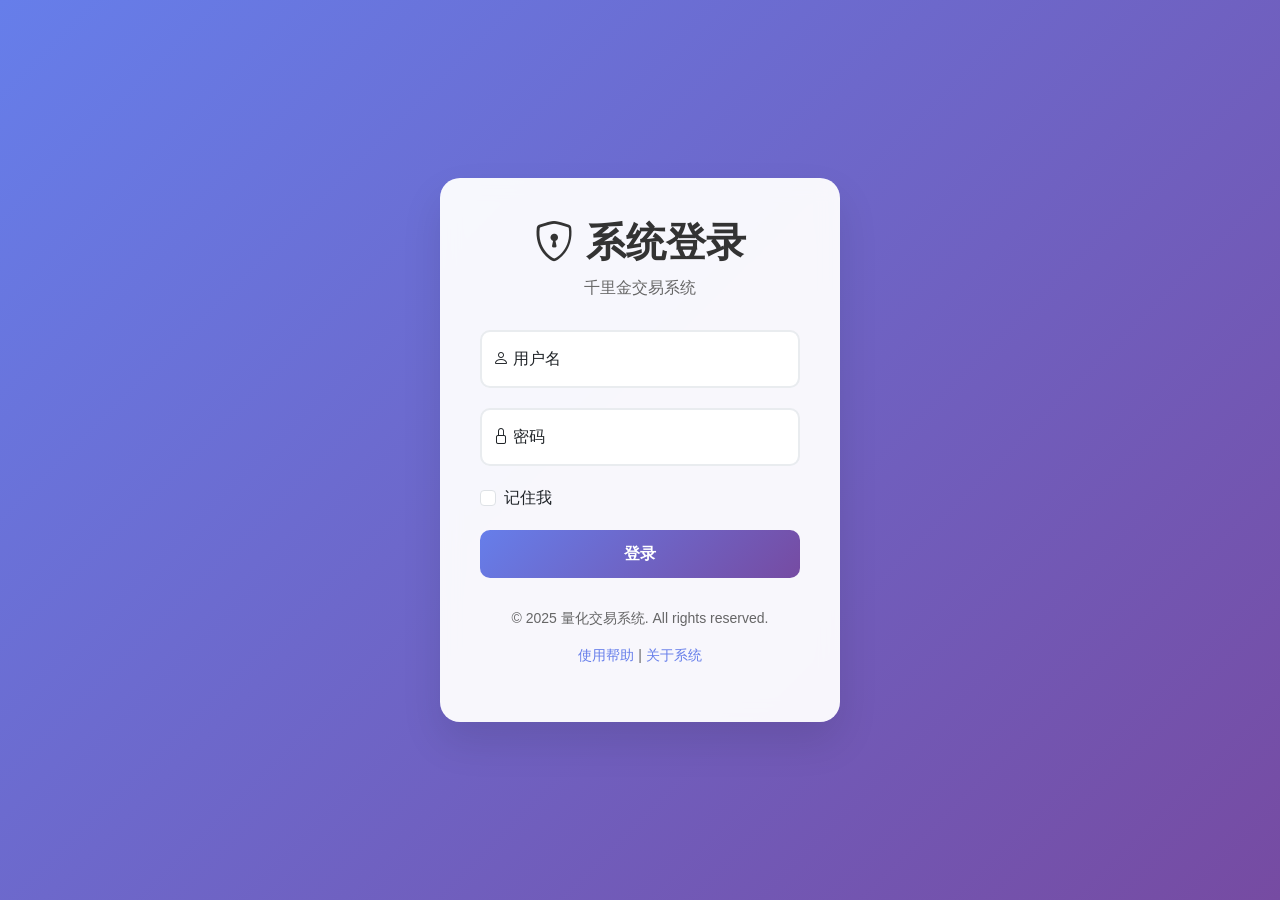
<file: frontend/login.html>
<!DOCTYPE html>
<html lang="zh-CN">
<head>
    <meta charset="UTF-8">
    <meta name="viewport" content="width=device-width, initial-scale=1.0">
    <title>登录 - 量化交易系统</title>
    <link href="https://cdn.jsdelivr.net/npm/bootstrap@5.1.3/dist/css/bootstrap.min.css" rel="stylesheet">
    <link href="https://cdn.jsdelivr.net/npm/bootstrap-icons@1.7.2/font/bootstrap-icons.css" rel="stylesheet">
    <script src="config.js"></script>
    <script src="crypto-utils.js"></script>
    <style>
        body {
            background: linear-gradient(135deg, #667eea 0%, #764ba2 100%);
            min-height: 100vh;
            display: flex;
            align-items: center;
            justify-content: center;
            font-family: 'Segoe UI', Tahoma, Geneva, Verdana, sans-serif;
        }
        
        .login-container {
            background: rgba(255, 255, 255, 0.95);
            border-radius: 20px;
            box-shadow: 0 20px 40px rgba(0, 0, 0, 0.1);
            padding: 40px;
            width: 100%;
            max-width: 400px;
            backdrop-filter: blur(10px);
        }
        
        .login-header {
            text-align: center;
            margin-bottom: 30px;
        }
        
        .login-header h1 {
            color: #333;
            font-weight: 700;
            margin-bottom: 10px;
        }
        
        .login-header p {
            color: #666;
            margin: 0;
        }
        
        .form-floating {
            margin-bottom: 20px;
        }
        
        .form-control {
            border: 2px solid #e9ecef;
            border-radius: 10px;
            padding: 12px 16px;
            font-size: 16px;
            transition: all 0.3s ease;
        }
        
        .form-control:focus {
            border-color: #667eea;
            box-shadow: 0 0 0 0.2rem rgba(102, 126, 234, 0.25);
        }
        
        .btn-login {
            background: linear-gradient(135deg, #667eea 0%, #764ba2 100%);
            border: none;
            border-radius: 10px;
            padding: 12px;
            font-size: 16px;
            font-weight: 600;
            color: white;
            width: 100%;
            transition: all 0.3s ease;
        }
        
        .btn-login:hover {
            transform: translateY(-2px);
            box-shadow: 0 10px 20px rgba(102, 126, 234, 0.3);
        }
        
        .btn-login:disabled {
            opacity: 0.6;
            transform: none;
        }
        
        .form-check {
            margin: 20px 0;
        }
        
        .form-check-input:checked {
            background-color: #667eea;
            border-color: #667eea;
        }
        
        .alert {
            border-radius: 10px;
            border: none;
            margin-bottom: 20px;
        }
        
        .loading-spinner {
            display: none;
            width: 20px;
            height: 20px;
            border: 2px solid #ffffff;
            border-top: 2px solid transparent;
            border-radius: 50%;
            animation: spin 1s linear infinite;
        }
        
        @keyframes spin {
            0% { transform: rotate(0deg); }
            100% { transform: rotate(360deg); }
        }
        
        .footer {
            text-align: center;
            margin-top: 30px;
            color: #666;
            font-size: 14px;
        }
        
        .footer a {
            color: #667eea;
            text-decoration: none;
        }
        
        .footer a:hover {
            text-decoration: underline;
        }
        
        /* 响应式设计 */
        @media (max-width: 480px) {
            .login-container {
                margin: 20px;
                padding: 30px 20px;
            }
            
            .login-header h1 {
                font-size: 24px;
            }
        }
        
        /* 动画效果 */
        .login-container {
            animation: slideInUp 0.6s ease-out;
        }
        
        @keyframes slideInUp {
            from {
                opacity: 0;
                transform: translateY(30px);
            }
            to {
                opacity: 1;
                transform: translateY(0);
            }
        }
        
        .form-floating {
            animation: fadeInUp 0.6s ease-out;
            animation-fill-mode: both;
        }
        
        .form-floating:nth-child(1) { animation-delay: 0.1s; }
        .form-floating:nth-child(2) { animation-delay: 0.2s; }
        .form-floating:nth-child(3) { animation-delay: 0.3s; }
        
        @keyframes fadeInUp {
            from {
                opacity: 0;
                transform: translateY(20px);
            }
            to {
                opacity: 1;
                transform: translateY(0);
            }
        }
    </style>
</head>
<body>
    <div class="login-container">
        <div class="login-header">
            <h1><i class="bi bi-shield-lock"></i> 系统登录</h1>
            <p>千里金交易系统</p>
        </div>
        
        <!-- 错误提示 -->
        <div id="errorAlert" class="alert alert-danger" style="display: none;">
            <i class="bi bi-exclamation-triangle"></i>
            <span id="errorMessage"></span>
        </div>
        
        <!-- 成功提示 -->
        <div id="successAlert" class="alert alert-success" style="display: none;">
            <i class="bi bi-check-circle"></i>
            <span id="successMessage"></span>
        </div>
        
        <form id="loginForm">
            <div class="form-floating">
                <input type="text" class="form-control" id="username" name="username" placeholder="用户名" required>
                <label for="username"><i class="bi bi-person"></i> 用户名</label>
            </div>
            
            <div class="form-floating">
                <input type="password" class="form-control" id="password" name="password" placeholder="密码" required>
                <label for="password"><i class="bi bi-lock"></i> 密码</label>
            </div>
            
            <div class="form-check">
                <input class="form-check-input" type="checkbox" id="rememberMe" name="remember_me">
                <label class="form-check-label" for="rememberMe">
                    记住我
                </label>
            </div>
            
            <button type="submit" class="btn btn-login" id="loginBtn">
                <span id="loginText">登录</span>
                <div class="loading-spinner" id="loadingSpinner"></div>
            </button>
        </form>
        
        <div class="footer">
            <p>&copy; 2025 量化交易系统. All rights reserved.</p>
            <p><a href="#" onclick="showHelp()">使用帮助</a> | <a href="#" onclick="showAbout()">关于系统</a></p>
        </div>
    </div>

    <!-- 帮助模态框 -->
    <div class="modal fade" id="helpModal" tabindex="-1">
        <div class="modal-dialog">
            <div class="modal-content">
                <div class="modal-header">
                    <h5 class="modal-title"><i class="bi bi-question-circle"></i> 使用帮助</h5>
                    <button type="button" class="btn-close" data-bs-dismiss="modal"></button>
                </div>
                <div class="modal-body">
                    <h6>默认账户：</h6>
                    <ul>
                        <li><strong>管理员：</strong> admin / admin123</li>
                        <li><strong>普通用户：</strong> user1 / user123</li>
                    </ul>
                    <h6>功能说明：</h6>
                    <ul>
                        <li>管理员拥有所有模块的完全权限</li>
                        <li>普通用户拥有基本模块的读写权限</li>
                        <li>勾选"记住我"可保持7天登录状态</li>
                    </ul>
                </div>
                <div class="modal-footer">
                    <button type="button" class="btn btn-secondary" data-bs-dismiss="modal">关闭</button>
                </div>
            </div>
        </div>
    </div>

    <!-- 关于模态框 -->
    <div class="modal fade" id="aboutModal" tabindex="-1">
        <div class="modal-dialog">
            <div class="modal-content">
                <div class="modal-header">
                    <h5 class="modal-title"><i class="bi bi-info-circle"></i> 关于系统</h5>
                    <button type="button" class="btn-close" data-bs-dismiss="modal"></button>
                </div>
                <div class="modal-body">
                    <h6>千里金交易系统</h6>
                    <p>一个功能完整的跟单交易管理平台，支持多交易所、多策略、多用户权限管理。</p>
                    <h6>主要功能：</h6>
                    <ul>
                        <li>信号源管理</li>
                        <li>客户管理</li>
                        <li>策略管理</li>
                        <li>现价跟单</li>
                        <li>限价跟单</li>
                        <li>策略回测</li>
                        <li>策略实盘</li>
                        <li>消息转发</li>
                    </ul>
                    <p><strong>版本：</strong> v1.0</p>
                    <p><strong>更新日期：</strong> 2025-10-24</p>
                </div>
                <div class="modal-footer">
                    <button type="button" class="btn btn-secondary" data-bs-dismiss="modal">关闭</button>
                </div>
            </div>
        </div>
    </div>

    <script src="https://cdn.jsdelivr.net/npm/bootstrap@5.1.3/dist/js/bootstrap.bundle.min.js"></script>
    <script>
        // 全局变量
        let isLoading = false;
        
        // 页面加载完成后初始化
        document.addEventListener('DOMContentLoaded', function() {
            initializeLogin();
        });
        
        // 初始化登录页面
        function initializeLogin() {
            // 检查是否已经登录
            checkLoginStatus();
            
            // 绑定表单提交事件
            document.getElementById('loginForm').addEventListener('submit', handleLogin);
            
            // 绑定输入框事件
            document.getElementById('username').addEventListener('input', clearAlerts);
            document.getElementById('password').addEventListener('input', clearAlerts);
            
            // 绑定回车键事件
            document.addEventListener('keypress', function(e) {
                if (e.key === 'Enter' && !isLoading) {
                    document.getElementById('loginForm').dispatchEvent(new Event('submit'));
                }
            });
            
            // 自动填充测试账户（开发环境）
            if (window.location.hostname === 'localhost' || window.location.hostname === '127.0.0.1') {
                autoFillTestAccount();
            }
        }
        
        // 检查登录状态
        function checkLoginStatus() {
            // 检查localStorage中的登录状态
            const loginStatus = localStorage.getItem('loginStatus');
            if (loginStatus) {
                try {
                    const status = JSON.parse(loginStatus);
                    if (status.isLoggedIn && status.expiresAt > Date.now()) {
                        // 已登录且未过期，直接跳转
                        window.location.href = 'index.html';
                        return;
                    }
                } catch (e) {
                    // 清除无效的登录状态
                    localStorage.removeItem('loginStatus');
                }
            }
        }
        
        // 自动填充测试账户
        function autoFillTestAccount() {
            const username = document.getElementById('username');
            const password = document.getElementById('password');
            
            // 添加测试账户按钮
            const testAccountDiv = document.createElement('div');
            testAccountDiv.className = 'mt-3 text-center';
            testAccountDiv.innerHTML = `
                <small class="text-muted">测试账户：</small>
                <button type="button" class="btn btn-sm btn-outline-primary ms-2" onclick="fillAccount('admin', 'admin123')">管理员</button>
                <button type="button" class="btn btn-sm btn-outline-secondary ms-1" onclick="fillAccount('user1', 'user123')">普通用户</button>
            `;
            
            document.getElementById('loginForm').appendChild(testAccountDiv);
        }
        
        // 填充账户信息
        function fillAccount(username, password) {
            document.getElementById('username').value = username;
            document.getElementById('password').value = password;
            clearAlerts();
        }
        
        // 处理登录
        async function handleLogin(e) {
            e.preventDefault();
            
            if (isLoading) return;
            
            const formData = new FormData(e.target);
            const loginData = {
                username: formData.get('username'),
                password: formData.get('password'),
                remember_me: formData.get('remember_me') === 'on'
            };
            
            // 验证输入
            if (!loginData.username || !loginData.password) {
                showError('请输入用户名和密码');
                return;
            }
            
            // 开始登录
            setLoading(true);
            clearAlerts();
            
            try {
                const apiBaseUrl = window.APP_CONFIG?.api?.baseUrl || '/api/v1';
                
                // 检查是否启用加密（默认启用）
                const useEncryption = window.APP_CONFIG?.security?.useEncryption !== false;
                
                let requestBody;
                let requestHeaders = {
                    'Content-Type': 'application/json',
                };
                
                if (useEncryption && window.cryptoUtils) {
                    // 使用加密请求
                    try {
                        // 初始化加密密钥
                        await window.cryptoUtils.initializeKey();
                        
                        // 加密登录数据（返回 {encrypted_data, key_id?}）
                        const encryptedResult = await window.cryptoUtils.encrypt(loginData);
                        
                        requestBody = JSON.stringify(encryptedResult);
                        requestHeaders['X-Encrypted'] = 'true';
                    } catch (encryptError) {
                        console.warn('加密失败，使用普通请求:', encryptError);
                        // 加密失败时降级为普通请求
                        requestBody = JSON.stringify(loginData);
                    }
                } else {
                    // 普通请求（未启用加密或不支持）
                    requestBody = JSON.stringify(loginData);
                }
                
                const response = await fetch(`${apiBaseUrl}/auth/login`, {
                    method: 'POST',
                    headers: requestHeaders,
                    body: requestBody
                });
                
                const result = await response.json();
                
                if (result.success) {
                    // 登录成功
                    handleLoginSuccess(result.data);
                } else {
                    // 登录失败
                    showError(result.message || '登录失败');
                }
                
            } catch (error) {
                console.error('登录请求失败:', error);
                showError('网络连接失败，请检查网络设置');
            } finally {
                setLoading(false);
            }
        }
        
        // 处理登录成功
        function handleLoginSuccess(data) {
            // 保存登录状态
            const loginStatus = {
                isLoggedIn: true,
                user: data.user,
                permissions: data.permissions,
                sessionId: data.session_id,
                token: data.token,
                expiresAt: new Date(data.expires_at).getTime()
            };
            
            localStorage.setItem('loginStatus', JSON.stringify(loginStatus));
            
            // 显示成功消息
            showSuccess('登录成功，正在跳转...');
            
            // 延迟跳转
            setTimeout(() => {
                window.location.href = 'index.html';
            }, 1000);
        }
        
        // 设置加载状态
        function setLoading(loading) {
            isLoading = loading;
            const loginBtn = document.getElementById('loginBtn');
            const loginText = document.getElementById('loginText');
            const loadingSpinner = document.getElementById('loadingSpinner');
            
            if (loading) {
                loginBtn.disabled = true;
                loginText.style.display = 'none';
                loadingSpinner.style.display = 'inline-block';
            } else {
                loginBtn.disabled = false;
                loginText.style.display = 'inline';
                loadingSpinner.style.display = 'none';
            }
        }
        
        // 显示错误消息
        function showError(message) {
            const errorAlert = document.getElementById('errorAlert');
            const errorMessage = document.getElementById('errorMessage');
            
            errorMessage.textContent = message;
            errorAlert.style.display = 'block';
            
            // 自动隐藏
            setTimeout(() => {
                errorAlert.style.display = 'none';
            }, 5000);
        }
        
        // 显示成功消息
        function showSuccess(message) {
            const successAlert = document.getElementById('successAlert');
            const successMessage = document.getElementById('successMessage');
            
            successMessage.textContent = message;
            successAlert.style.display = 'block';
            
            // 自动隐藏
            setTimeout(() => {
                successAlert.style.display = 'none';
            }, 3000);
        }
        
        // 清除提示消息
        function clearAlerts() {
            document.getElementById('errorAlert').style.display = 'none';
            document.getElementById('successAlert').style.display = 'none';
        }
        
        // 显示帮助
        function showHelp() {
            const helpModal = new bootstrap.Modal(document.getElementById('helpModal'));
            helpModal.show();
        }
        
        // 显示关于
        function showAbout() {
            const aboutModal = new bootstrap.Modal(document.getElementById('aboutModal'));
            aboutModal.show();
        }
        
        // 页面可见性变化处理
        document.addEventListener('visibilitychange', function() {
            if (document.visibilityState === 'visible') {
                checkLoginStatus();
            }
        });
    </script>
</body>
</html>
</file>
